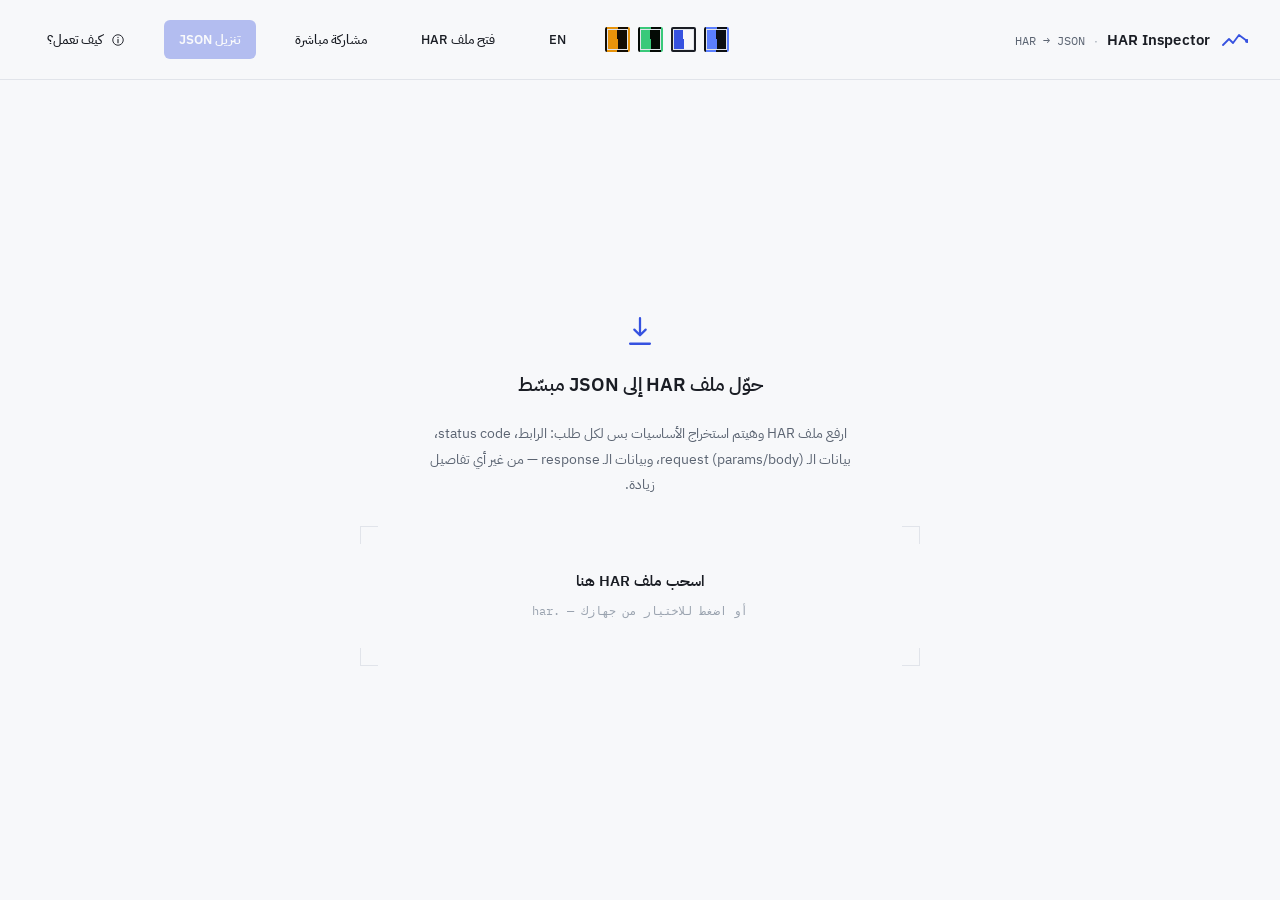
<file: index.html>
<!DOCTYPE html>
<html lang="ar" dir="rtl">
<head>
<meta charset="UTF-8">
<meta name="viewport" content="width=device-width, initial-scale=1.0">
<title>HAR Inspector — HAR to JSON</title>
<link rel="preconnect" href="https://fonts.googleapis.com">
<link href="https://fonts.googleapis.com/css2?family=IBM+Plex+Mono:wght@400;500;600;700&family=IBM+Plex+Sans:wght@400;500;600;700&family=IBM+Plex+Sans+Arabic:wght@400;500;600;700&display=swap" rel="stylesheet">
<link rel="stylesheet" href="./src/style/style.css">
</head>
<body>
<script>
(function(){
  var t = 'paper';
  try { t = localStorage.getItem('harTheme') || 'paper'; } catch (e) {}
  document.documentElement.setAttribute('data-theme', t);
  var lang = 'ar';
  try { lang = localStorage.getItem('harLang') || 'ar'; } catch(e) {}
  document.documentElement.setAttribute('lang', lang);
  document.documentElement.setAttribute('dir', lang === 'en' ? 'ltr' : 'rtl');
})();
</script>

<header>
  <div class="brand">
    <svg width="26" height="18" viewBox="0 0 26 18" fill="none" xmlns="http://www.w3.org/2000/svg">
      <path d="M1 14L7 8L11 12L17 4L25 10" stroke="var(--accent)" stroke-width="1.8" stroke-linecap="round" stroke-linejoin="round"/>
      <circle cx="25" cy="10" r="2" fill="var(--accent)"/>
    </svg>
    <div class="brand-text">
      <h1>HAR Inspector</h1>
      <span class="sep">·</span>
      <span class="tag">HAR → JSON</span>
    </div>
  </div>
  <div class="spacer"></div>
  <div class="stats" id="stats" style="display:none;">
    <span><span id="statLabel">الطلبات</span> <b id="statTotal">0</b></span>
    <div class="strip" id="statStrip"></div>
  </div>
  <div class="theme-switch" id="themeSwitch">
    <button class="theme-swatch" data-theme="night" title="Night" style="background:conic-gradient(from 180deg, #5B7FFF 0deg 180deg, #0C0F14 180deg 360deg);"></button>
    <button class="theme-swatch active" data-theme="paper" title="Paper" style="background:conic-gradient(from 180deg, #3652E0 0deg 180deg, #F7F8FA 180deg 360deg);"></button>
    <button class="theme-swatch" data-theme="phosphor" title="Phosphor" style="background:conic-gradient(from 180deg, #39C97A 0deg 180deg, #040A05 180deg 360deg);"></button>
    <button class="theme-swatch" data-theme="amber" title="Amber" style="background:conic-gradient(from 180deg, #E8930A 0deg 180deg, #140D03 180deg 360deg);"></button>
  </div>
  <button class="btn lang-toggle" id="langBtn" title="Switch language">EN</button>
  <input type="file" id="fileInput" accept=".har,application/json">
  <button class="btn" id="loadBtn" data-i18n="loadBtn">فتح ملف HAR</button>
  <button class="btn" id="shareBtn" data-i18n="shareBtn">مشاركة مباشرة</button>
  <button class="btn primary" id="downloadBtn" disabled data-i18n="downloadBtn">تنزيل JSON</button>
  <a class="btn" id="howLink" href="./workflow.html" style="text-decoration:none;" data-i18n-title="howTitle">
    <svg width="14" height="14" viewBox="0 0 24 24" fill="none">
      <circle cx="12" cy="12" r="9" stroke="currentColor" stroke-width="1.6"/>
      <path d="M12 11v5.5M12 7.2v.3" stroke="currentColor" stroke-width="1.9" stroke-linecap="round"/>
    </svg>
    <span data-i18n="howBtn">كيف تعمل؟</span>
  </a>
</header>

<main id="main">
  <div class="dropzone" id="dropzone">
    <svg class="mark" width="34" height="34" viewBox="0 0 24 24" fill="none" xmlns="http://www.w3.org/2000/svg">
      <path d="M12 3v12m0 0l-4-4m4 4l4-4M5 21h14" stroke="currentColor" stroke-width="1.6" stroke-linecap="round" stroke-linejoin="round"/>
    </svg>
    <h2 data-i18n="dropTitle">حوّل ملف HAR إلى JSON مبسّط</h2>
    <p data-i18n="dropDesc">ارفع ملف HAR وهيتم استخراج الأساسيات بس لكل طلب: الرابط، status code، بيانات الـ request (params/body)، وبيانات الـ response — من غير أي تفاصيل زيادة.</p>
    <div class="zone" id="zone">
      <span class="corner tl"></span><span class="corner tr"></span>
      <span class="corner bl"></span><span class="corner br"></span>
      <b data-i18n="dropZoneLabel">اسحب ملف HAR هنا</b>
      <span class="sub" data-i18n="dropZoneSub">أو اضغط للاختيار من جهازك — .har</span>
    </div>
  </div>
</main>



</body>
<script src="./src/js/p2p-share.js"></script>
<script src="./src/js/p2p-share-ui.js"></script>
<script src="./src/js/main.js"></script>

</html>
</file>
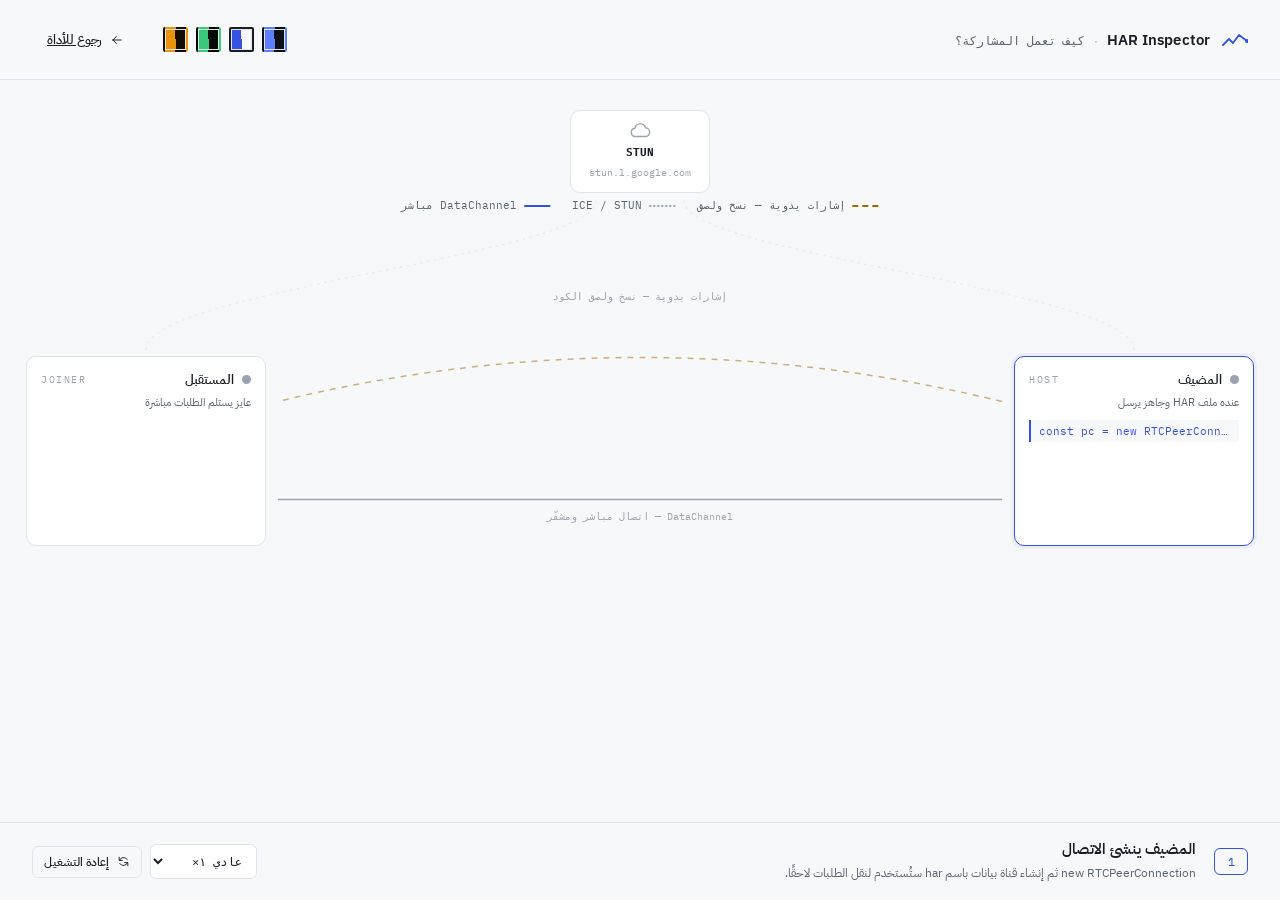
<file: workflow.html>
<!DOCTYPE html>
<html lang="ar" dir="rtl">
<head>
<meta charset="UTF-8">
<meta name="viewport" content="width=device-width, initial-scale=1.0">
<title>HAR Inspector — كيف تعمل المشاركة المباشرة؟</title>
<link rel="preconnect" href="https://fonts.googleapis.com">
<link href="https://fonts.googleapis.com/css2?family=IBM+Plex+Mono:wght@400;500;600;700&family=IBM+Plex+Sans:wght@400;500;600;700&family=IBM+Plex+Sans+Arabic:wght@400;500;600;700&display=swap" rel="stylesheet">
<link rel="stylesheet" href="./src/style/style.css">
<style>
  body{overflow:hidden;}
  .stage-wrap{flex:1;position:relative;min-height:0;}
  .stage{position:absolute;inset:0;}
  svg.wires{position:absolute;inset:0;width:100%;height:100%;pointer-events:none;}
  .wire{stroke:var(--border);stroke-width:1.5;fill:none;}
  .wire.manual{stroke:var(--s3xx);opacity:.5;stroke-dasharray:6 6;}
  .wire.p2pbase{stroke:var(--dim);}
  .wire.p2plive{stroke:var(--accent);stroke-width:2;stroke-dasharray:8 8;opacity:0;}
  .wire.p2plive.active{opacity:1;animation:dashflow .5s linear infinite;}
  @keyframes dashflow{to{stroke-dashoffset:-16;}}
  .wire.icew{stroke-dasharray:2 5;opacity:.65;}
  .wire-label{fill:var(--dim);font-family:var(--mono);font-size:10px;text-anchor:middle;}

  .node{position:absolute;z-index:2;}
  .card{
    width:min(240px,27vw);
    background:var(--surface);border:1px solid var(--border);border-radius:10px;
    padding:13px 14px;display:flex;flex-direction:column;gap:9px;
    transition:border-color .25s, box-shadow .25s;
  }
  #nodeHost{top:50%;transform:translateY(-50%);right:26px;}
  #nodeJoin{top:50%;transform:translateY(-50%);left:26px;}
  .card.hot{border-color:var(--accent);box-shadow:0 0 0 3px var(--accent-soft);}
  .card.done{border-color:var(--s2xx);box-shadow:0 0 0 3px rgba(52,199,123,.15);}
  .card-top{display:flex;align-items:center;gap:8px;}
  .card-top b{font-family:var(--sans);font-size:13px;font-weight:600;}
  .en{font-family:var(--mono);color:var(--dim);font-size:9.5px;letter-spacing:1.5px;margin-inline-start:auto;}
  .dot{width:9px;height:9px;border-radius:50%;background:var(--dim);flex-shrink:0;transition:background .2s;}
  .dot.pending{background:var(--s3xx);animation:pulse 1s ease-in-out infinite;}
  .dot.ok{background:var(--s2xx);}
  @keyframes pulse{50%{opacity:.3;}}
  .card-sub{font-size:11px;color:var(--muted);margin-top:-4px;}
  .card-log{
    display:flex;flex-direction:column;gap:4px;min-height:112px;
    font-family:var(--mono);font-size:10.5px;direction:ltr;text-align:left;
    overflow:hidden;
  }
  .log-line{
    padding:4px 8px;background:var(--bg);border-left:2px solid var(--border);
    color:var(--muted);white-space:nowrap;overflow:hidden;text-overflow:ellipsis;
    opacity:0;transform:translateY(-4px);transition:.25s;
  }
  .log-line.show{opacity:1;transform:none;}
  .log-line.code{color:var(--accent);border-left-color:var(--accent);}
  .log-line.ok{color:var(--s2xx);border-left-color:var(--s2xx);}

  #nodeStun{
    top:30px;left:50%;transform:translateX(-50%);
    text-align:center;background:var(--surface);border:1px solid var(--border);
    border-radius:10px;padding:9px 18px;color:var(--muted);
  }
  #nodeStun svg{display:block;margin:0 auto 3px;color:var(--dim);}
  #nodeStun b{font-family:var(--mono);font-size:11px;color:var(--text);display:block;}
  #nodeStun span{font-family:var(--mono);font-size:9.5px;color:var(--dim);}

  .legend{
    position:absolute;top:118px;left:50%;transform:translateX(-50%);
    display:flex;gap:22px;font-family:var(--mono);font-size:10.5px;color:var(--muted);z-index:2;
    white-space:nowrap;
  }
  .legend i{display:inline-block;width:26px;border-top:2px dashed var(--s3xx);vertical-align:middle;margin-inline-end:7px;}
  .legend i.solid{border-top-style:solid;border-top-color:var(--accent);}
  .legend i.dotted{border-top-style:dotted;border-top-color:var(--dim);}

  .pkt{
    position:absolute;z-index:5;transform:translate(-50%,-50%);
    background:var(--surface-2);border:1px solid var(--accent);color:var(--text);
    font-family:var(--mono);font-size:10px;padding:4px 9px;border-radius:999px;
    white-space:nowrap;box-shadow:0 4px 14px rgba(0,0,0,.3);pointer-events:none;
  }
  .pkt.fade{opacity:0;transition:opacity .22s;}
  .pkt.ice{width:8px;height:8px;padding:0;border-radius:50%;background:var(--accent);border:none;}

  .bottombar{
    border-top:1px solid var(--border);padding:15px 32px;
    display:flex;align-items:center;gap:18px;flex-wrap:wrap;
  }
  .step-num{
    font-family:var(--mono);color:var(--accent);font-size:12px;
    border:1px solid var(--accent);border-radius:6px;padding:5px 10px;min-width:34px;text-align:center;flex-shrink:0;
  }
  .step-info{flex:1;min-width:260px;}
  .step-title{font-family:var(--sans);font-size:14.5px;font-weight:600;}
  .step-desc{color:var(--muted);font-size:12px;line-height:1.8;margin-top:3px;font-family:var(--ar);}
  .progress{width:210px;flex-shrink:0;display:none;}
  .progress.on{display:block;}
  .progress-track{height:4px;background:var(--border);border-radius:2px;overflow:hidden;}
  .progress-fill{height:100%;width:0%;background:var(--accent);transition:width .2s;}
  .progress-label{font-family:var(--mono);font-size:10.5px;color:var(--muted);margin-top:5px;text-align:center;}
  .controls{display:flex;gap:8px;align-items:center;flex-shrink:0;}
  .controls select{
    background:var(--surface);border:1px solid var(--border);color:var(--text);
    font-family:var(--mono);font-size:12px;padding:8px 10px;border-radius:6px;outline:none;cursor:pointer;
  }

  @media (max-width:760px){
    .legend{display:none;}
    .card{width:min(200px,38vw);}
    .bottombar{padding:12px 16px;gap:12px;}
    .progress{width:140px;}
  }
  @media (prefers-reduced-motion:reduce){
    *{animation:none!important;transition:none!important;}
  }
</style>
</head>
<body>
<script>
(function(){
  var t = 'paper';
  try { t = localStorage.getItem('harTheme') || 'paper'; } catch (e) {}
  document.documentElement.setAttribute('data-theme', t);
})();
</script>

<header>
  <div class="brand">
    <svg width="26" height="18" viewBox="0 0 26 18" fill="none" xmlns="http://www.w3.org/2000/svg">
      <path d="M1 14L7 8L11 12L17 4L25 10" stroke="var(--accent)" stroke-width="1.8" stroke-linecap="round" stroke-linejoin="round"/>
      <circle cx="25" cy="10" r="2" fill="var(--accent)"/>
    </svg>
    <div class="brand-text">
      <h1>HAR Inspector</h1>
      <span class="sep">·</span>
      <span class="tag">كيف تعمل المشاركة؟</span>
    </div>
  </div>
  <div class="spacer"></div>
  <div class="theme-switch" id="themeSwitch">
    <button class="theme-swatch" data-theme="night" title="Night" style="background:conic-gradient(from 180deg, #5B7FFF 0deg 180deg, #0C0F14 180deg 360deg);"></button>
    <button class="theme-swatch active" data-theme="paper" title="Paper" style="background:conic-gradient(from 180deg, #3652E0 0deg 180deg, #F7F8FA 180deg 360deg);"></button>
    <button class="theme-swatch" data-theme="phosphor" title="Phosphor" style="background:conic-gradient(from 180deg, #39C97A 0deg 180deg, #040A05 180deg 360deg);"></button>
    <button class="theme-swatch" data-theme="amber" title="Amber" style="background:conic-gradient(from 180deg, #E8930A 0deg 180deg, #140D03 180deg 360deg);"></button>
  </div>
  <a class="btn" href="./index.html">
    <svg width="14" height="14" viewBox="0 0 24 24" fill="none"><path d="M19 12H5m0 0l6-6m-6 6l6 6" stroke="currentColor" stroke-width="1.7" stroke-linecap="round" stroke-linejoin="round"/></svg>
    رجوع للأداة
  </a>
</header>

<div class="stage-wrap">
  <div class="stage" id="stage">
    <svg class="wires" id="wires"></svg>

    <div class="node" id="nodeStun">
      <svg width="22" height="22" viewBox="0 0 24 24" fill="none"><path d="M7 18a4.5 4.5 0 01-.6-8.96A6 6 0 0118 8.5 4 4 0 0117.5 18H7z" stroke="currentColor" stroke-width="1.5" stroke-linejoin="round"/></svg>
      <b>STUN</b>
      <span>stun.l.google.com</span>
    </div>

    <div class="legend">
      <span><i></i>إشارات يدوية — نسخ ولصق</span>
      <span><i class="dotted"></i>ICE / STUN</span>
      <span><i class="solid"></i>DataChannel مباشر</span>
    </div>

    <div class="node card" id="nodeHost">
      <div class="card-top">
        <span class="dot" id="hostDot"></span>
        <b>المضيف</b>
        <span class="en">HOST</span>
      </div>
      <div class="card-sub">عنده ملف HAR وجاهز يرسل</div>
      <div class="card-log" id="hostLog"></div>
    </div>

    <div class="node card" id="nodeJoin">
      <div class="card-top">
        <span class="dot" id="joinDot"></span>
        <b>المستقبل</b>
        <span class="en">JOINER</span>
      </div>
      <div class="card-sub">عايز يستلم الطلبات مباشرة</div>
      <div class="card-log" id="joinLog"></div>
    </div>
  </div>
</div>

<div class="bottombar">
  <span class="step-num" id="stepNum">•</span>
  <div class="step-info">
    <div class="step-title" id="stepTitle"></div>
    <div class="step-desc" id="stepDesc"></div>
  </div>
  <div class="progress" id="progWrap">
    <div class="progress-track"><div class="progress-fill" id="progFill"></div></div>
    <div class="progress-label" id="progLabel"></div>
  </div>
  <div class="controls">
    <select id="speedSel" title="سرعة العرض">
      <option value="0.55">بطيء ٠٫٥×</option>
      <option value="1" selected>عادي ١×</option>
      <option value="1.9">سريع ٢×</option>
    </select>
    <button class="btn small" id="replayBtn">
      <svg width="13" height="13" viewBox="0 0 24 24" fill="none"><path d="M4 4v6h6M20 20v-6h-6" stroke="currentColor" stroke-width="1.7" stroke-linecap="round" stroke-linejoin="round"/><path d="M4.6 10A8 8 0 0119 8.5M19.4 14A8 8 0 015 15.5" stroke="currentColor" stroke-width="1.7" stroke-linecap="round"/></svg>
      إعادة التشغيل
    </button>
  </div>
</div>

<script>
(function(){
  var $=function(id){return document.getElementById(id);};
  var stage=$('stage'), svg=$('wires');
  var nodeHost=$('nodeHost'), nodeJoin=$('nodeJoin'), nodeStun=$('nodeStun');
  var hDot=$('hostDot'), jDot=$('joinDot'), hLog=$('hostLog'), jLog=$('joinLog');
  var stepNum=$('stepNum'), stepTitle=$('stepTitle'), stepDesc=$('stepDesc');
  var progWrap=$('progWrap'), progFill=$('progFill'), progLabel=$('progLabel');

  var SPEED=1, runId=0, p2pOn=false, N_TOTAL=12;
  var P={};

  function applyTheme(name){
    document.documentElement.setAttribute('data-theme',name);
    document.querySelectorAll('.theme-swatch').forEach(function(s){s.classList.toggle('active',s.dataset.theme===name);});
  }
  var saved='paper';
  try{saved=localStorage.getItem('harTheme')||'paper';}catch(e){}
  applyTheme(saved);
  document.querySelectorAll('.theme-swatch').forEach(function(btn){
    btn.addEventListener('click',function(){
      applyTheme(btn.dataset.theme);
      try{localStorage.setItem('harTheme',btn.dataset.theme);}catch(e){}
    });
  });

  $('speedSel').addEventListener('change',function(e){SPEED=parseFloat(e.target.value);});
  $('replayBtn').addEventListener('click',function(){run();});

  var STEPS=[
    {n:'•',t:'جاهز للبدء',d:'مثال تفاعلي يوضّح كيف تنتقل بيانات HAR بين متصفحين عبر WebRTC — بدون أي سيرفر وبدون تخزين.'},
    {n:'1',t:'المضيف ينشئ الاتصال',d:'new RTCPeerConnection ثم إنشاء قناة بيانات باسم har ستُستخدم لنقل الطلبات لاحقًا.'},
    {n:'2',t:'توليد Offer وجمع ICE',d:'createOffer ينتج وصف SDP، ويتم سؤال سيرفر STUN عن عنوان الشبكة العامة (مرشّحات ICE).'},
    {n:'3',t:'إرسال كود العرض يدويًا',d:'يُشفَّر العرض Base64 وينسخه المضيف ويرسله للمستقبل بأي وسيلة — واتساب، سلاك… أي حاجة.'},
    {n:'4',t:'المستقبل يولّد Answer',d:'بعد لصق الكود: setRemoteDescription ثم createAnswer وسؤال STUN بنفس الطريقة.'},
    {n:'5',t:'إرجاع كود الرد',d:'ينسخ المستقبل كود Answer Base64 ويرسله للمضيف بنفس الوسيلة اليدوية.'},
    {n:'6',t:'فتح قناة البيانات',d:'المضيف يضع الـ Answer في setRemoteDescription — فتُفتح قناة DTLS مشفّرة بين المتصفحين مباشرة.'},
    {n:'7',t:'نقل البيانات كحِزَم',d:'يُقسَّم JSON لحِزَم 15KB: رسالة start تعلن عدد الحِزَم، ثم chunk لكل جزء بالترتيب، ثم end للإنهاء.'},
    {n:'8',t:'اكتمل الاستلام ✅',d:'يعاد تجميع الحِزَم بالترتيب وتحويلها JSON ثم عرضها فورًا — بدون تخزين ولا سيرفر في المنتصف.'}
  ];

  function setCaption(i){
    var s=STEPS[i];
    stepNum.textContent=s.n;
    stepTitle.textContent=s.t;
    stepDesc.textContent=s.d;
  }

  function rel(el){
    var r=el.getBoundingClientRect(), s=stage.getBoundingClientRect();
    return {
      l:r.left-s.left, t:r.top-s.top, r:r.right-s.left, b:r.bottom-s.top,
      w:r.width, h:r.height,
      cx:r.left-s.left+r.width/2, cy:r.top-s.top+r.height/2
    };
  }

  function mkPath(d,cls){
    var p=document.createElementNS('http://www.w3.org/2000/svg','path');
    p.setAttribute('d',d);
    p.setAttribute('class',cls);
    svg.appendChild(p);
    return p;
  }
  function mkText(x,y,str){
    var t=document.createElementNS('http://www.w3.org/2000/svg','text');
    t.setAttribute('x',x); t.setAttribute('y',y);
    t.setAttribute('class','wire-label');
    t.textContent=str;
    svg.appendChild(t);
    return t;
  }

  function buildWires(){
    svg.innerHTML='';
    p2pOn=false;
    var W=stage.clientWidth, H=rel(nodeHost), J=rel(nodeJoin), S=rel(nodeStun);
    var cy=W&&stage.clientHeight?stage.clientHeight/2:H.cy;
    var my=cy-52, py=cy+46;

    mkPath('M '+(H.l-12)+' '+my+' Q '+(W/2)+' '+(my-88)+' '+(J.r+12)+' '+my,'wire manual');
    mkPath('M '+(H.l-12)+' '+py+' L '+(J.r+12)+' '+py,'wire p2pbase');
    var live=mkPath('M '+(H.l-12)+' '+py+' L '+(J.r+12)+' '+py,'wire p2plive');
    mkPath('M '+H.cx+' '+(H.t-10)+' C '+H.cx+' '+(H.t-70)+' '+(S.r-26)+' '+(S.b+62)+' '+(S.r-26)+' '+(S.b+8),'wire icew');
    mkPath('M '+J.cx+' '+(J.t-10)+' C '+J.cx+' '+(J.t-70)+' '+(S.l+26)+' '+(S.b+62)+' '+(S.l+26)+' '+(S.b+8),'wire icew');
    mkText(W/2,my-102,'إشارات يدوية — نسخ ولصق الكود');
    mkText(W/2,py+20,'DataChannel — اتصال مباشر ومشفّر');

    P={
      manual:{el:svg.children[0]},
      p2p:{el:svg.children[1]},
      stunH:{el:svg.children[3]},
      stunJ:{el:svg.children[4]}
    };
    Object.keys(P).forEach(function(k){P[k].len=P[k].el.getTotalLength();});
    P.live=live;
    applyP2p();
  }

  function applyP2p(){
    if(P.live) P.live.classList.toggle('active',p2pOn);
  }

  function addLog(logEl,text,cls){
    var line=document.createElement('div');
    line.className='log-line'+(cls?' '+cls:'');
    line.textContent=text;
    logEl.appendChild(line);
    while(logEl.children.length>6) logEl.removeChild(logEl.firstChild);
    requestAnimationFrame(function(){requestAnimationFrame(function(){line.classList.add('show');});});
  }
  function hot(card){card.classList.add('hot');}
  function unhot(card){card.classList.remove('hot');}
  function pending(dot){dot.className='dot pending';}
  function ok(dot){dot.className='dot ok';}

  function fly(pr,text,opts){
    opts=opts||{};
    return new Promise(function(res){
      var el=document.createElement('div');
      el.className='pkt'+(opts.cls?' '+opts.cls:'');
      if(text) el.textContent=text;
      stage.appendChild(el);
      var len=pr.el.getTotalLength();
      var D=(opts.dur||1100)/SPEED;
      var t0=performance.now();
      function fr(now){
        var k=Math.min(1,(now-t0)/D);
        var e=k<.5?2*k*k:1-Math.pow(-2*k+2,2)/2;
        var pt=pr.el.getPointAtLength((opts.rev?1-e:e)*len);
        el.style.left=pt.x+'px';
        el.style.top=pt.y+'px';
        if(k<1) requestAnimationFrame(fr);
        else{
          el.classList.add('fade');
          setTimeout(function(){el.remove();res();},230);
        }
      }
      requestAnimationFrame(fr);
    });
  }

  function iceTrip(pr,id){
    return fly(pr,'',{cls:'ice',dur:500}).then(function(){
      if(id!==runId) throw 'cancelled';
      return fly(pr,'',{cls:'ice',rev:true,dur:500});
    });
  }

  function wait(ms){
    return new Promise(function(res){setTimeout(res,ms/SPEED);});
  }
  function g(id){if(id!==runId)throw 'cancelled';}

  function reset(){
    stage.querySelectorAll('.pkt').forEach(function(p){p.remove();});
    hLog.innerHTML=''; jLog.innerHTML='';
    hDot.className='dot'; jDot.className='dot';
    [nodeHost,nodeJoin].forEach(function(c){c.classList.remove('hot','done');});
    p2pOn=false; applyP2p();
    progWrap.classList.remove('on');
    progFill.style.width='0%'; progLabel.textContent='';
  }

  function setProgress(k){
    progFill.style.width=(Math.min(1,k)*100)+'%';
    progLabel.textContent='الحِزَم '+Math.round(Math.min(1,k)*N_TOTAL)+'/'+N_TOTAL;
  }

  async function run(){
    var id=++runId;
    try{
      reset();
      setCaption(0);
      await wait(650); g(id);

      setCaption(1);
      hot(nodeHost);
      addLog(hLog,'const pc = new RTCPeerConnection(cfg)','code');
      await wait(700); g(id);
      addLog(hLog,"pc.createDataChannel('har')",'code');
      await wait(700); g(id);
      unhot(nodeHost);

      setCaption(2);
      pending(hDot); hot(nodeHost);
      addLog(hLog,'await pc.createOffer()','code');
      await wait(420); g(id);
      await iceTrip(P.stunH,id); g(id);
      await iceTrip(P.stunH,id); g(id);
      addLog(hLog,'ICE gathering: complete','ok');
      await wait(380); g(id);

      setCaption(3);
      addLog(hLog,'btoa(localDescription)','code');
      await wait(380); g(id);
      await fly(P.manual,'OFFER · eyJ0eXAiOiJvZmZlciIsInNk…',{dur:1750}); g(id);
      addLog(jLog,'offer code received ✓','ok');
      unhot(nodeHost); hot(nodeJoin);

      setCaption(4);
      pending(jDot);
      addLog(jLog,'setRemoteDescription(offer)','code');
      await wait(560); g(id);
      addLog(jLog,'await pc.createAnswer()','code');
      await iceTrip(P.stunJ,id); g(id);
      await iceTrip(P.stunJ,id); g(id);
      addLog(jLog,'ICE gathering: complete','ok');
      await wait(320); g(id);

      setCaption(5);
      addLog(jLog,'btoa(localDescription)','code');
      await wait(360); g(id);
      await fly(P.manual,'ANSWER · eyJ0eXAiOiJhbnN3ZXIiLCJz…',{dur:1750,rev:true}); g(id);
      addLog(hLog,'answer code received ✓','ok');
      unhot(nodeJoin); hot(nodeHost);

      setCaption(6);
      addLog(hLog,'setRemoteDescription(answer)','code');
      await wait(780); g(id);
      p2pOn=true; applyP2p();
      ok(hDot); ok(jDot);
      addLog(hLog,'datachannel open · DTLS 🔒','ok');
      await wait(280); g(id);
      addLog(jLog,'datachannel open · DTLS 🔒','ok');
      unhot(nodeHost);
      await wait(700); g(id);

      setCaption(7);
      progWrap.classList.add('on');
      setProgress(0);
      await fly(P.p2p,"{ t:'start', n:"+N_TOTAL+' }',{dur:980}); g(id);
      addLog(jLog,"start → expect "+N_TOTAL+' chunks','code');
      var done=0, flights=[];
      for(var i=0;i<N_TOTAL;i++){
        flights.push(
          fly(P.p2p,"{ t:'chunk', i:"+i+' }',{dur:840}).then(function(){
            if(id!==runId) return;
            done++;
            setProgress(done/N_TOTAL);
            if(done%3===0) addLog(jLog,'received '+done+'/'+N_TOTAL,'');
          })
        );
        await wait(170); g(id);
      }
      await Promise.all(flights); g(id);
      await fly(P.p2p,"{ t:'end' }",{dur:860}); g(id);
      addLog(jLog,'end ✓ '+N_TOTAL+'/'+N_TOTAL+' received','ok');

      setCaption(8);
      nodeJoin.classList.add('done');
      addLog(jLog,'JSON.parse → render ✓','ok');
      await wait(1800); g(id);
      run();
    }catch(e){
      if(e!=='cancelled') throw e;
    }
  }

  var rsT=null;
  window.addEventListener('resize',function(){
    clearTimeout(rsT);
    rsT=setTimeout(buildWires,150);
  });
  window.addEventListener('load',buildWires);

  buildWires();
  run();
})();
</script>
</body>
</html>
</file>
<file: src/style/style.css>
:root{
    --bg: #0C0F14;
    --surface: #12161D;
    --surface-2: #171C25;
    --border: #1E2530;
    --text: #E7EAEF;
    --muted: #8B93A1;
    --dim: #545C6A;
    --accent: #5B7FFF;
    --accent-soft: #182142;
    --on-accent: #0A0E1A;
    --code-text: #C7CCD6;
    --s2xx: #34C77B;
    --s3xx: #E8B339;
    --s4xx: #F0954B;
    --s5xx: #F0555F;
    --s0: #626B7A;
    --mono: 'IBM Plex Mono', ui-monospace, 'SF Mono', Menlo, Consolas, monospace;
    --ar: 'IBM Plex Sans Arabic', 'IBM Plex Sans', sans-serif;
    --sans: 'IBM Plex Sans', 'IBM Plex Sans Arabic', sans-serif;
  }
  html[data-theme="paper"]{
    --bg:#F7F8FA; --surface:#FFFFFF; --surface-2:#F1F3F6; --border:#E1E4EA;
    --text:#1A1D24; --muted:#5B6472; --dim:#9AA3AF;
    --accent:#3652E0; --accent-soft:#EAEDFC; --on-accent:#FFFFFF; --code-text:#2A3140;
    --s2xx:#16824B; --s3xx:#9A6B00; --s4xx:#B5540F; --s5xx:#C81E2A; --s0:#6B7280;
  }
  html[data-theme="phosphor"]{
    --bg:#040A05; --surface:#081C0C; --surface-2:#0C2611; --border:#173A1D;
    --text:#B9FFC0; --muted:#5FA86A; --dim:#356140;
    --accent:#39C97A; --accent-soft:#0F3D1C; --on-accent:#03170A; --code-text:#9FEFAE;
  }
  html[data-theme="amber"]{
    --bg:#140D03; --surface:#231705; --surface-2:#2E1E07; --border:#4E340F;
    --text:#FFD27F; --muted:#C9922F; --dim:#7A5A22;
    --accent:#E8930A; --accent-soft:#4E340F; --on-accent:#1A1103; --code-text:#F0C878;
  }
  *{box-sizing:border-box; margin:0; padding:0;}
  html,body{height:100%;}
  body{
    background: var(--bg);
    color: var(--text);
    font-family: var(--ar);
    -webkit-font-smoothing: antialiased;
    display:flex;
    flex-direction:column;
    min-height:100vh;
  }

  /* ---------- top bar ---------- */
  header{
    border-bottom:1px solid var(--border);
    padding: 20px 32px;
    display:flex; align-items:center; gap:24px; flex-wrap:wrap;
  }
  .brand{ display:flex; align-items:center; gap:12px; }
  .brand svg{ display:block; flex-shrink:0; }
  .brand-text{ display:flex; align-items:baseline; gap:9px; font-family: var(--sans); }
  .brand h1{ font-size:15px; font-weight:600; letter-spacing:.1px; color:var(--text); }
  .brand .sep{ color: var(--dim); font-size:12px; }
  .brand .tag{ font-size:12px; color: var(--muted); font-family: var(--mono); }
  .spacer{flex:1;}
  .stats{
    display:flex; flex-direction:column; gap:6px;
    font-family: var(--mono); font-size:11.5px; color:var(--muted);
    min-width:170px;
  }
  .stats b{color:var(--text); font-weight:600;}
  .strip{ display:flex; height:3px; border-radius:2px; overflow:hidden; background: var(--border); }
  .strip div{ height:100%; }

  .btn{
    font-family: var(--sans);
    font-size:13px; font-weight:500;
    background: transparent;
    color: var(--text);
    border:1px solid transparent;
    padding:9px 14px;
    border-radius:6px;
    cursor:pointer;
    display:inline-flex; align-items:center; gap:8px;
    transition: background .15s, color .15s;
  }
  .btn:hover{ background: var(--surface-2); }
  .btn.primary{
    background: var(--accent);
    color: var(--on-accent);
    font-weight:600;
  }
  .btn.primary:hover{ filter: brightness(1.08); background: var(--accent); }
  .btn:disabled{ opacity:.35; cursor:not-allowed; }
  .btn:disabled:hover{ background: transparent; }
  .btn.small{ padding:6px 11px; font-size:12px; border:1px solid var(--border); }
  .btn.small:hover{ border-color: var(--accent); background: var(--accent-soft); }
  input[type=file]{ display:none; }
  input[type=checkbox]{ accent-color: var(--accent); width:14px; height:14px; cursor:pointer; flex-shrink:0; }

  .theme-switch{ display:flex; gap:8px; align-items:center; }
  .theme-swatch{
    width:25px;
    height:25px;
    border-radius:2px;
    border:2px solid transparent;
    padding:0;
    cursor:pointer;
    box-shadow: inset 0 0 0 1px var(--border);
    -webkit-border-radius:2px;
    -moz-border-radius:2px;
    -ms-border-radius:2px;
    -o-border-radius:2px;
}
  .theme-swatch.active{ border-color: var(--text); }

  /* ---------- layout ---------- */
  main{
    flex:1;
    display:grid;
    grid-template-columns: 400px 1fr;
    min-height:0;
  }
  @media (max-width: 860px){
    main{ grid-template-columns: 1fr; }
    .detail{ display:none; }
    .detail.open{ display:flex; }
    .list{ display:flex; }
    .list.hidden{ display:none; }
  }

  /* ---------- drop zone (empty state) ---------- */
  .dropzone{
    grid-column: 1 / -1;
    display:flex; flex-direction:column; align-items:center; justify-content:center;
    gap:22px;
    padding:60px 20px;
    text-align:center;
  }
  .dropzone .mark{ color: var(--accent); }
  .dropzone h2{
    font-family: var(--sans); font-size:19px; font-weight:600;
  }
  .dropzone p{
    color: var(--muted); font-size:13.5px; max-width:440px; line-height:1.9;
    font-family: var(--ar);
  }
  .zone{
    position:relative;
    margin-top:6px;
    width:min(560px, 90vw);
    padding:44px 24px;
    cursor:pointer;
    transition: background .15s;
  }
  .zone b{ color:var(--text); display:block; font-family:var(--ar); font-size:14.5px; margin-bottom:6px; font-weight:600; }
  .zone span.sub{ font-family: var(--mono); font-size:11.5px; color:var(--dim); }
  .zone.drag{ background: var(--accent-soft); }
  .zone.drag .corner{ border-color: var(--accent); }
  .zone.drag b{ color: var(--accent); }
  .corner{
    position:absolute; width:18px; height:18px;
    border: 1.5px solid var(--border);
    transition: border-color .15s;
  }
  .corner.tl{ top:0; right:0; border-bottom:none; border-left:none; }
  .corner.tr{ top:0; left:0; border-bottom:none; border-right:none; }
  .corner.bl{ bottom:0; right:0; border-top:none; border-left:none; }
  .corner.br{ bottom:0; left:0; border-top:none; border-right:none; }

  /* ---------- request list ---------- */
  .list{
    border-inline-end:1px solid var(--border);
    display:flex; flex-direction:column;
    min-height:0;
  }
  .filterbar{
    padding:12px 16px;
    border-bottom:1px solid var(--border);
    display:flex; flex-direction:column; gap:10px;
    background: var(--surface);
  }
  .filter-search-row{
    display:flex; align-items:center; gap:8px;
  }
  .search-wrap{
    flex:1; position:relative; display:flex; align-items:center; min-width:0;
  }
  .search-icon{
    position:absolute; inset-inline-start:10px; color:var(--dim); pointer-events:none; flex-shrink:0;
  }
  .search-wrap input{
    width:100%;
    background: var(--surface-2);
    border:1px solid var(--border);
    color: var(--text);
    font-family: var(--mono);
    font-size:12px;
    padding:8px 12px;
    padding-inline-start:30px;
    padding-inline-end:26px;
    border-radius:6px;
    outline:none;
    transition: border-color .15s, background .15s;
  }
  .search-wrap input:focus{ border-color: var(--accent); background: var(--surface); }
  .clear-input-btn{
    position:absolute; inset-inline-end:6px;
    background:none; border:none; color:var(--dim);
    font-family: var(--mono); font-size:15px; cursor:pointer;
    line-height:1; padding:2px 5px; border-radius:3px;
  }
  .clear-input-btn:hover{ color:var(--text); background:var(--border); }
  .origin-select{
    max-width:180px; flex-shrink:0;
    background: var(--surface-2);
    border:1px solid var(--border);
    color: var(--text);
    font-family: var(--mono);
    font-size:11.5px;
    padding:7px 10px;
    border-radius:6px;
    outline:none;
    cursor:pointer;
    text-overflow:ellipsis;
    white-space:nowrap;
    transition: border-color .15s;
  }
  .origin-select:focus{ border-color: var(--accent); }
  .origin-select option{ background: var(--surface); color: var(--text); }
  
  .filter-pills-row{
    display:flex; align-items:center; justify-content:space-between; gap:8px; flex-wrap:wrap;
  }
  .type-pills{
    display:flex; align-items:center; gap:4px; flex-wrap:wrap;
  }
  .type-pill{
    background: transparent;
    border:1px solid var(--border);
    color: var(--muted);
    font-family: var(--mono);
    font-size:11px; font-weight:500;
    padding:3px 8px; border-radius:4px;
    cursor:pointer;
    display:inline-flex; align-items:center; gap:4px;
    transition: all .12s ease;
    user-select:none;
  }
  .type-pill:hover{
    color: var(--text); border-color: var(--dim); background: var(--surface-2);
  }
  .type-pill.active{
    background: var(--accent-soft);
    border-color: var(--accent);
    color: var(--accent);
    font-weight:600;
  }
  .type-pill .count{
    opacity:.7; font-size:9.5px;
  }
  .exclude-assets-btn{
    background: var(--surface-2);
    border:1px solid var(--border);
    color: var(--muted);
    font-family: var(--sans);
    font-size:11.5px; font-weight:500;
    padding:4px 9px; border-radius:5px;
    cursor:pointer;
    display:inline-flex; align-items:center; gap:6px;
    margin-inline-start:auto;
    transition: all .15s ease;
    white-space:nowrap;
  }
  .exclude-assets-btn:hover{
    color: var(--text); border-color: var(--dim);
  }
  .exclude-assets-btn.active{
    background: rgba(240, 85, 95, 0.12);
    border-color: var(--s5xx);
    color: var(--s5xx);
    font-weight:600;
  }
  .exclude-assets-btn svg{ flex-shrink:0; }

  .selectbar{
    display:flex; align-items:center; gap:10px;
    padding:9px 16px;
    border-bottom:1px solid var(--border);
    font-family: var(--sans); font-size:12px; color:var(--muted);
  }
  .selall{ display:flex; align-items:center; gap:7px; cursor:pointer; user-select:none; }
  .sel-spacer{ flex:1; }
  .filter-count{ font-family: var(--mono); font-size:11px; color: var(--dim); }
  .sel-count{ color: var(--accent); font-family: var(--mono); font-size:11.5px; font-weight:600; }

  /* ---------- pagination bar ---------- */
  .paginationbar{
    display:flex; align-items:center; justify-content:space-between; gap:10px;
    padding:7px 16px;
    border-bottom:1px solid var(--border);
    background: var(--surface);
    font-family: var(--sans); font-size:12px; color:var(--muted);
    flex-wrap:wrap;
  }
  .page-size-wrap{
    display:flex; align-items:center; gap:8px;
  }
  .page-size-group{
    display:inline-flex; align-items:center;
    background: var(--surface-2);
    border:1px solid var(--border);
    border-radius:6px;
    padding:2px;
    gap:2px;
  }
  .page-size-btn{
    background: transparent;
    border:none;
    color: var(--muted);
    font-family: var(--mono);
    font-size:11px; font-weight:500;
    padding:3px 8px;
    border-radius:4px;
    cursor:pointer;
    transition: background .12s, color .12s;
    line-height:1.2;
  }
  .page-size-btn:hover{
    color: var(--text);
    background: var(--border);
  }
  .page-size-btn.active{
    background: var(--accent);
    color: var(--on-accent);
    font-weight:600;
    box-shadow: 0 1px 2px rgba(0,0,0,.15);
  }
  .page-size-label{
    font-size:11px;
    color: var(--dim);
    user-select:none;
  }
  .page-nav{
    display:inline-flex; align-items:center; gap:5px;
    margin-inline-start:auto;
  }
  .page-btn{
    background: var(--surface-2);
    border:1px solid var(--border);
    color: var(--text);
    border-radius:4px;
    width:24px; height:24px;
    display:inline-flex; align-items:center; justify-content:center;
    cursor:pointer;
    font-family: var(--mono); font-size:13px; line-height:1;
    transition: border-color .15s, background .15s, color .15s;
  }
  .page-btn:hover:not(:disabled){
    border-color: var(--accent);
    background: var(--accent-soft);
    color: var(--accent);
  }
  .page-btn:disabled{
    opacity:.3; cursor:not-allowed;
  }
  .page-info{
    font-family: var(--mono); font-size:11px; color:var(--muted);
    padding:0 3px;
  }

  .rows{ flex:1; overflow-y:auto; }
  .row{
    padding:11px 16px;
    border-bottom:1px solid var(--border);
    border-inline-start:3px solid transparent;
    cursor:pointer;
    display:flex; flex-direction:column; gap:6px;
    transition: background .12s, border-color .12s;
  }
  .row:hover{ background: var(--surface); }
  .row.active{ background: var(--surface-2); }
  .row.s2{ border-inline-start-color: var(--s2xx); }
  .row.s3{ border-inline-start-color: var(--s3xx); }
  .row.s4{ border-inline-start-color: var(--s4xx); }
  .row.s5{ border-inline-start-color: var(--s5xx); }
  .row.s0{ border-inline-start-color: var(--s0); }
  .row-top{ display:flex; align-items:center; gap:8px; font-family: var(--mono); }
  .method{ font-size:11px; font-weight:700; letter-spacing:.3px; flex-shrink:0; color: var(--accent); }
  .method.POST{ color: var(--s2xx); }
  .method.PUT, .method.PATCH{ color: var(--s3xx); }
  .method.DELETE{ color: var(--s4xx); }
  .status{ font-size:11.5px; font-weight:700; flex-shrink:0; }
  .status.s2{ color: var(--s2xx); }
  .status.s3{ color: var(--s3xx); }
  .status.s4{ color: var(--s4xx); }
  .status.s5{ color: var(--s5xx); }
  .status.s0{ color: var(--s0); }
  .type-badge{
    font-family: var(--mono);
    font-size:9.5px; font-weight:600;
    padding:1px 5px; border-radius:3px;
    text-transform:uppercase;
    background: var(--surface-2);
    color: var(--dim);
    border:1px solid var(--border);
    letter-spacing:.3px;
    flex-shrink:0;
  }
  .type-badge.xhr{ color: var(--accent); border-color: var(--accent); background: var(--accent-soft); }
  .type-badge.font{ color: #A78BFA; border-color: rgba(167, 139, 250, 0.35); background: rgba(167, 139, 250, 0.12); }
  .type-badge.image, .type-badge.img{ color: #38BDF8; border-color: rgba(56, 189, 248, 0.35); background: rgba(56, 189, 248, 0.12); }
  .type-badge.asset{ color: #F59E0B; border-color: rgba(245, 158, 11, 0.35); background: rgba(245, 158, 11, 0.12); }
  .type-badge.css{ color: #EC4899; border-color: rgba(236, 72, 153, 0.35); background: rgba(236, 72, 153, 0.12); }
  .type-badge.js{ color: #EAB308; border-color: rgba(234, 179, 8, 0.35); background: rgba(234, 179, 8, 0.12); }
  .type-badge.doc{ color: #10B981; border-color: rgba(16, 185, 129, 0.35); background: rgba(16, 185, 129, 0.12); }
  .row-origin{
    font-family: var(--mono);
    font-size:10px;
    color: var(--muted);
    background: var(--surface-2);
    border:1px solid var(--border);
    padding:1px 5px;
    border-radius:3px;
    max-width:140px;
    overflow:hidden;
    text-overflow:ellipsis;
    white-space:nowrap;
    direction:ltr;
    text-align:left;
    flex-shrink:1;
  }
  .row-time{ margin-inline-start:auto; color:var(--dim); font-size:10.5px; flex-shrink:0; }
  .row-url{
    font-family: var(--mono); font-size:11.5px; color:var(--muted);
    overflow:hidden; text-overflow:ellipsis; white-space:nowrap; direction:ltr; text-align:left;
  }

  /* ---------- detail panel ---------- */
  .detail{ display:flex; flex-direction:column; min-height:0; }
  .detail-empty{
    flex:1; display:flex; align-items:center; justify-content:center;
    color: var(--dim); font-family: var(--sans); font-size:13px;
  }
  .detail-head{ padding:22px 28px; border-bottom:1px solid var(--border); }
  .detail-head .u{
    font-family: var(--mono); font-size:14px; word-break:break-all; direction:ltr; text-align:left;
    color: var(--text); line-height:1.6; font-weight:500;
  }
  .meta{ margin-top:12px; display:flex; align-items:center; flex-wrap:wrap; }
  .meta-item{
    font-family: var(--mono); font-size:11.5px; color:var(--muted);
    padding:0 12px; border-inline-start:1px solid var(--border);
  }
  .meta-item:first-child{ border-inline-start:none; padding-inline-start:0; }
  .tabs{
    display:flex; gap:4px; padding:0 28px;
    border-bottom:1px solid var(--border);
  }
  .tab{
    font-family: var(--sans); font-size:12.5px; font-weight:500;
    color: var(--muted);
    padding:12px 6px;
    margin-inline-end:20px;
    cursor:pointer;
    border-bottom:2px solid transparent;
  }
  .tab.active{ color: var(--accent); border-bottom-color: var(--accent); }
  .tab-body{ flex:1; overflow-y:auto; padding:22px 28px; }
  .section-title{
    font-family: var(--mono); font-size:11px; letter-spacing:.5px;
    color: var(--dim); text-transform:uppercase;
    margin: 4px 0 10px 0;
  }
  pre{
    font-family: var(--mono); font-size:12px; line-height:1.7;
    background: var(--surface);
    border-inline-start: 2px solid var(--border);
    padding:14px 16px; overflow-x:auto; color: var(--code-text); direction:ltr; text-align:left;
    white-space:pre-wrap; word-break:break-all;
  }
  .empty-note{ color:var(--dim); font-family:var(--sans); font-size:12.5px; }

  ::-webkit-scrollbar{ width:9px; height:9px; }
  ::-webkit-scrollbar-track{ background: transparent; }
  ::-webkit-scrollbar-thumb{ background: var(--border); border-radius:5px; }
  ::-webkit-scrollbar-thumb:hover{ background: var(--dim); }

  /* ---------- live share modal ---------- */
  .overlay{
    position:fixed; inset:0; background: rgba(0,0,0,.55);
    display:none; align-items:center; justify-content:center;
    z-index:50; padding:20px;
  }
  .overlay.open{ display:flex; }
  .modal{
    background: var(--surface); border:1px solid var(--border); border-radius:10px;
    width:min(560px, 100%); max-height:88vh; overflow-y:auto;
    display:flex; flex-direction:column;
  }
  .modal-head{
    display:flex; align-items:center; justify-content:space-between;
    padding:18px 22px; border-bottom:1px solid var(--border);
  }
  .modal-head h3{ font-family: var(--sans); font-size:15px; font-weight:600; }
  .modal-close{
    background:none; border:none; color:var(--muted); cursor:pointer;
    font-family: var(--mono); font-size:16px; line-height:1; padding:4px;
  }
  .modal-close:hover{ color: var(--text); }
  .modal-tabs{ display:flex; gap:4px; padding:0 22px; border-bottom:1px solid var(--border); }
  .modal-body{ padding:20px 22px; display:flex; flex-direction:column; gap:14px; }
  .share-step{ display:flex; flex-direction:column; gap:8px; }
  .share-step .label{ font-family: var(--mono); font-size:11px; letter-spacing:.5px; color:var(--dim); text-transform:uppercase; }
  .share-step p.hint{ font-family: var(--ar); font-size:12.5px; color:var(--muted); line-height:1.8; }
  textarea.code-box{
    width:100%; min-height:76px; resize:vertical;
    background: var(--bg); border:1px solid var(--border); border-radius:6px;
    color: var(--text); font-family: var(--mono); font-size:11.5px;
    padding:10px 12px; direction:ltr; text-align:left;
  }
  textarea.code-box:focus{ outline:none; border-color:var(--accent); }
  .share-row{ display:flex; gap:8px; }
  .share-row textarea{ flex:1; }
  .share-status{
    font-family: var(--mono); font-size:12px; color: var(--muted);
    padding:9px 12px; border-inline-start:2px solid var(--border); background: var(--surface-2);
  }
  .share-status.ok{ border-inline-start-color: var(--s2xx); color: var(--s2xx); }
  .share-status.pending{ border-inline-start-color: var(--s3xx); color: var(--s3xx); }

  /* ---------- JSON Preview ---------- */
  .json-preview-wrap{
    display:flex; flex-direction:column;
    border:1px solid var(--border);
    border-radius:7px;
    overflow:hidden;
    background: var(--surface);
    margin-bottom:8px;
  }
  .json-toolbar{
    display:flex; align-items:center; justify-content:space-between; gap:8px;
    padding:8px 12px;
    background: var(--surface-2);
    border-bottom:1px solid var(--border);
    flex-wrap:wrap;
    gap:6px;
  }
  .json-toolbar-right{
    display:flex; align-items:center; gap:4px; flex-shrink:0;
  }
  .json-search{
    flex:1; min-width:120px; max-width:240px;
    background: var(--bg);
    border:1px solid var(--border);
    color: var(--text);
    font-family: var(--mono);
    font-size:11.5px;
    padding:5px 10px;
    border-radius:5px;
    outline:none;
    transition: border-color .15s;
  }
  .json-search:focus{ border-color: var(--accent); }
  .json-search::placeholder{ color: var(--dim); }
  .json-tool-btn{
    background: var(--surface);
    border:1px solid var(--border);
    color: var(--muted);
    font-family: var(--mono);
    font-size:11px; font-weight:500;
    padding:4px 9px; border-radius:4px;
    cursor:pointer;
    transition: all .12s ease;
    white-space:nowrap;
    line-height:1.3;
  }
  .json-tool-btn:hover{
    color: var(--text); border-color: var(--dim); background: var(--surface-2);
  }
  .json-copy-btn:hover{
    color: var(--accent); border-color: var(--accent); background: var(--accent-soft);
  }

  /* Tree */
  .json-tree{
    padding:12px 10px;
    font-family: var(--mono);
    font-size:12px;
    line-height:1.85;
    overflow-x:auto;
    max-height:480px;
    overflow-y:auto;
    color: var(--code-text);
  }
  .jn-row{
    display:flex; align-items:baseline; flex-wrap:nowrap;
    white-space:pre;
    border-radius:3px;
    transition: background .1s;
    padding-block:1px;
  }
  .jn-row:hover{ background: var(--surface-2); }
  .jn-leaf{ cursor:default; }
  .jn-match{
    background: rgba(91,127,255,.12) !important;
    outline:1px solid rgba(91,127,255,.3);
  }
  .jn-leaf-pad{ display:inline-block; width:18px; flex-shrink:0; }

  /* Toggle arrow */
  .jn-toggle{
    display:inline-block; width:16px; flex-shrink:0;
    text-align:center;
    color: var(--dim);
    cursor:pointer;
    font-size:10px;
    user-select:none;
    transition: color .12s;
    line-height:1.85;
  }
  .jn-toggle:hover{ color: var(--accent); }
  .jn-toggle.open{ color: var(--muted); }

  /* Count badge */
  .jn-count{
    display:inline-block;
    margin-inline-start:6px;
    font-size:10px;
    color: var(--dim);
    background: var(--surface-2);
    border:1px solid var(--border);
    border-radius:3px;
    padding:0 5px;
    line-height:1.5;
    vertical-align:middle;
    user-select:none;
  }
  .jn-ellipsis{
    display:inline;
    color: var(--dim);
    margin-inline-start:4px;
  }

  /* Syntax colors */
  .jk{ color: var(--accent); }                       /* key */
  .jp{ color: var(--dim); }                           /* punctuation / comma */
  .jb{ color: var(--muted); font-weight:600; }        /* braces / brackets */
  .jv-str{ color: var(--s2xx); }                      /* string */
  .jv-num{ color: #F9A03F; }                          /* number */
  .jv-bool{ color: #BD93F9; }                         /* boolean */
  .jv-null{ color: var(--s4xx); font-style:italic; }  /* null */
  .jv-other{ color: var(--code-text); }

  html[data-theme="paper"] .jv-num{ color: #B05A00; }
  html[data-theme="paper"] .jv-bool{ color: #7C3AED; }
  html[data-theme="phosphor"] .jv-num{ color: #D4E157; }
  html[data-theme="phosphor"] .jv-str{ color: var(--s2xx); }
  html[data-theme="amber"] .jv-num{ color: #FFD600; }
  html[data-theme="amber"] .jv-str{ color: #A5D6A7; }

  /* ---------- Show as JSON button ---------- */
  .show-json-btn{
    border-color: var(--accent) !important;
    color: var(--accent) !important;
    background: var(--accent-soft) !important;
    display:inline-flex; align-items:center; gap:5px;
    font-weight:600;
    transition: all .15s ease;
  }
  .show-json-btn:hover{
    filter: brightness(1.1);
  }
  .show-json-btn svg{ flex-shrink:0; }

  .jv-copy-btn{
    display:inline-flex; align-items:center; gap:5px;
  }
  .jv-copy-btn svg{ flex-shrink:0; }
  .jv-copy-btn.copied{
    color: var(--s2xx) !important;
    border-color: var(--s2xx) !important;
    background: rgba(52,199,123,.1) !important;
  }

  /* ---------- Full-screen JSON Viewer ---------- */
  .jv-overlay{
    position:fixed; inset:0;
    background: rgba(0,0,0,.65);
    z-index:100;
    display:flex; align-items:stretch; justify-content:center;
    padding:20px;
    opacity:0;
    transition: opacity .2s ease;
    backdrop-filter: blur(4px);
  }
  .jv-overlay.open{ opacity:1; }
  .jv-modal{
    background: var(--surface);
    border:1px solid var(--border);
    border-radius:10px;
    width:100%; max-width:1100px;
    display:flex; flex-direction:column;
    overflow:hidden;
    transform: translateY(12px);
    transition: transform .2s ease;
    box-shadow: 0 24px 64px rgba(0,0,0,.45);
  }
  .jv-overlay.open .jv-modal{ transform: translateY(0); }

  .jv-head{
    display:flex; align-items:center; justify-content:space-between; gap:12px;
    padding:16px 20px;
    border-bottom:1px solid var(--border);
    background: var(--surface-2);
    flex-shrink:0;
  }
  .jv-title{
    display:flex; align-items:center; gap:9px;
    font-family: var(--mono); font-size:13px; font-weight:600; color:var(--accent);
  }
  .jv-title svg{ flex-shrink:0; color:var(--accent); }
  .jv-head-right{
    display:flex; align-items:center; gap:6px; flex-shrink:0;
  }
  .jv-close{
    background:none; border:1px solid var(--border); color:var(--muted);
    font-family: var(--mono); font-size:18px; line-height:1;
    padding:3px 9px; border-radius:5px;
    cursor:pointer;
    transition: all .12s;
  }
  .jv-close:hover{ color:var(--text); border-color:var(--dim); background:var(--surface); }

  .jv-body{
    flex:1; overflow:hidden; display:flex; flex-direction:column;
  }
  .jv-preview{
    flex:1; border:none !important; border-radius:0 !important; margin:0 !important;
    display:flex; flex-direction:column; overflow:hidden;
  }
  .jv-preview .json-toolbar{
    border-radius:0; border-inline:none; border-top:none;
  }
  .jv-tree-full{
    flex:1; max-height:none !important;
    overflow-y:auto; overflow-x:auto;
    padding:16px 18px;
  }
</file>
